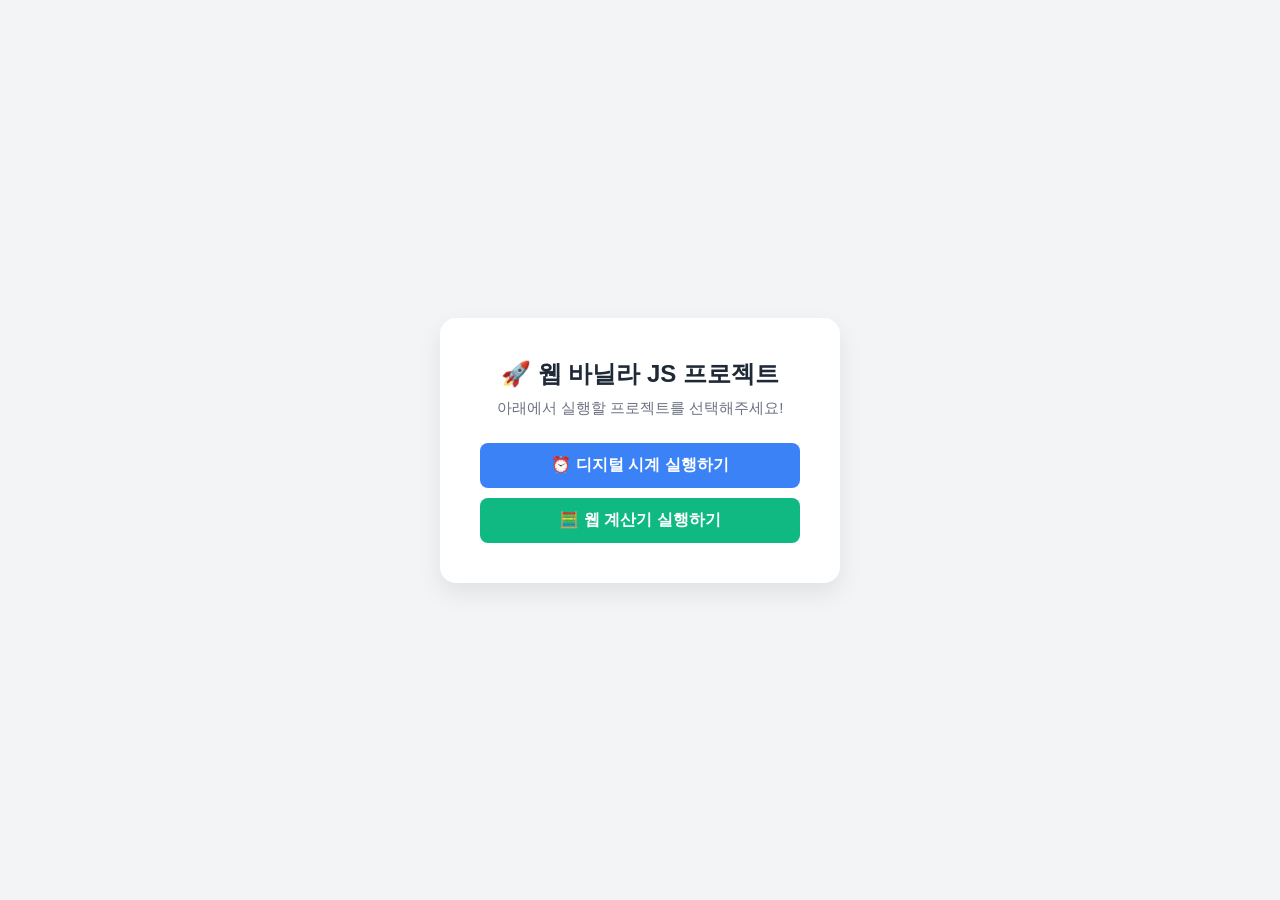
<file: index.html>
<!DOCTYPE html>
<html lang="ko">
<head>
  <meta charset="UTF-8">
  <meta name="viewport" content="width=device-width, initial-scale=1.0">
  <title>웹 바닐라 JS 프로젝트</title>
  <style>
    * { box-sizing: border-box; margin: 0; padding: 0; }
    body {
      font-family: -apple-system, BlinkMacSystemFont, "Segoe UI", Roboto, sans-serif;
      background-color: #f3f4f6;
      display: flex;
      justify-content: center;
      align-items: center;
      min-height: 100vh;
    }
    .card {
      background: white;
      padding: 2.5rem;
      border-radius: 16px;
      box-shadow: 0 10px 25px rgba(0,0,0,0.08);
      text-align: center;
      max-width: 400px;
      width: 90%;
    }
    h1 { font-size: 1.5rem; color: #1f2937; margin-bottom: 0.5rem; }
    p { color: #6b7280; margin-bottom: 1.5rem; font-size: 0.95rem; }
    .btn-group { display: flex; flex-direction: column; gap: 10px; }
    .btn {
      display: block;
      padding: 12px 20px;
      color: white;
      text-decoration: none;
      border-radius: 8px;
      font-weight: bold;
      transition: background 0.2s;
    }
    .btn-clock { background-color: #3b82f6; }
    .btn-clock:hover { background-color: #2563eb; }
    .btn-calc { background-color: #10b981; }
    .btn-calc:hover { background-color: #059669; }
  </style>
</head>
<body>
  <div class="card">
    <h1>🚀 웹 바닐라 JS 프로젝트</h1>
    <p>아래에서 실행할 프로젝트를 선택해주세요!</p>
    <div class="btn-group">
      <!-- 풀 주소(Full URL)로 직접 지정하여 경로 오류 원천 차단 -->
      <a href="https://dbvltngkr123-dev.github.io/web-project/clock/" class="btn btn-clock">⏰ 디지털 시계 실행하기</a>
      <a href="https://dbvltngkr123-dev.github.io/web-project/calculator/" class="btn btn-calc">🧮 웹 계산기 실행하기</a>
    </div>
  </div>
</body>
</html>
</file>
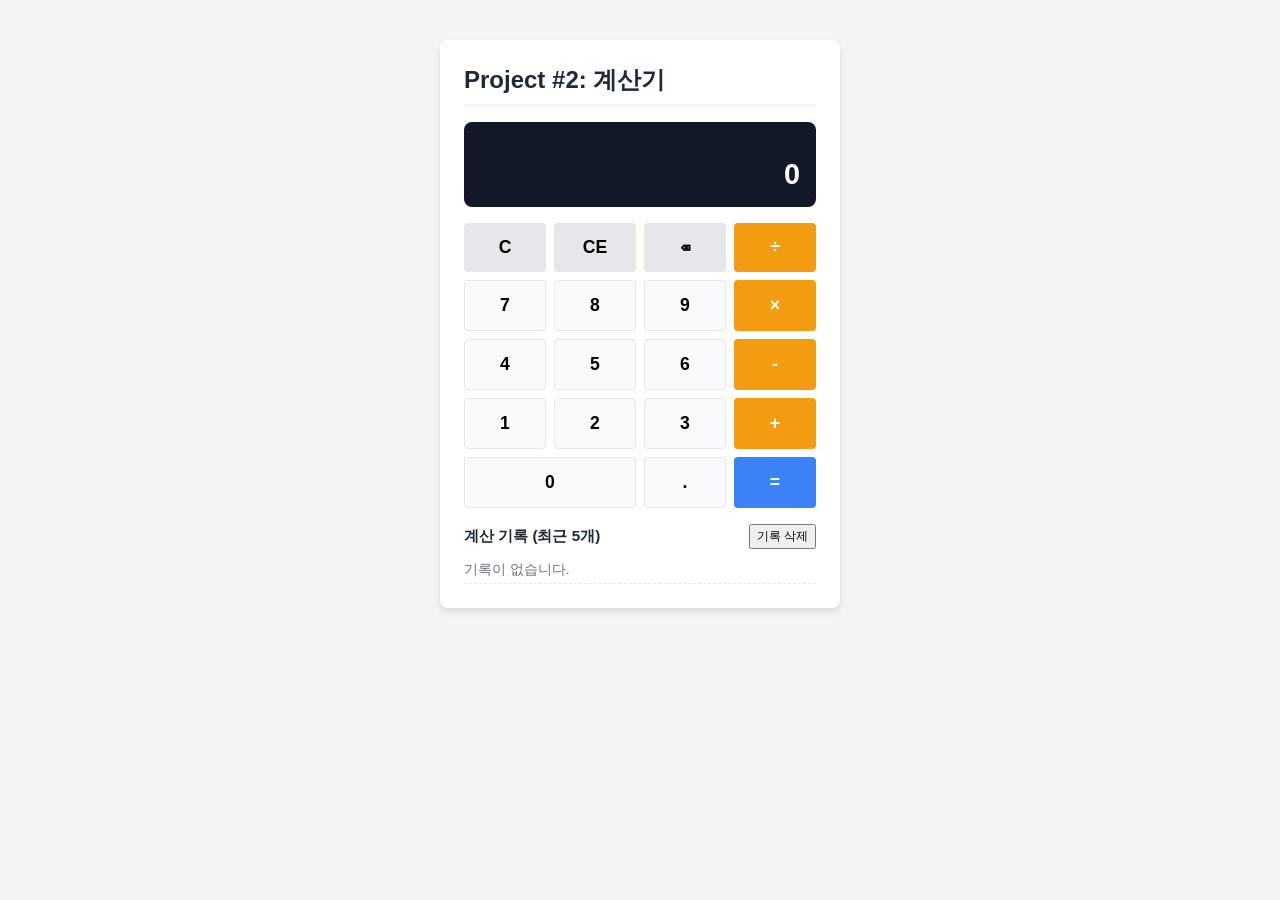
<file: web-project/calculator/index.html>
<!DOCTYPE html>
<html lang="ko">
<head>
  <meta charset="UTF-8">
  <meta name="viewport" content="width=device-width, initial-scale=1.0">
  <title>Project #2 - 계산기</title>
  <link rel="stylesheet" href="style.css">
</head>
<body>
  <main class="container">
    <section class="card">
      <h1 class="card-title">Project #2: 계산기</h1>

      <!-- FR2: 입력 상황 및 연산 결과 표시 -->
      <div class="calc-display">
        <div id="calc-expression" class="calc-expression"></div>
        <div id="calc-result" class="calc-result">0</div>
      </div>

      <!-- FR1: 키패드 (이벤트 위임 활용) -->
      <div class="calc-keypad" id="calc-keypad">
        <button class="btn btn-action" data-action="clear">C</button>
        <button class="btn btn-action" data-action="clear-entry">CE</button>
        <button class="btn btn-action" data-action="delete">⌫</button>
        <button class="btn btn-op" data-op="/">÷</button>

        <button class="btn btn-num" data-num="7">7</button>
        <button class="btn btn-num" data-num="8">8</button>
        <button class="btn btn-num" data-num="9">9</button>
        <button class="btn btn-op" data-op="*">×</button>

        <button class="btn btn-num" data-num="4">4</button>
        <button class="btn btn-num" data-num="5">5</button>
        <button class="btn btn-num" data-num="6">6</button>
        <button class="btn btn-op" data-op="-">-</button>

        <button class="btn btn-num" data-num="1">1</button>
        <button class="btn btn-num" data-num="2">2</button>
        <button class="btn btn-num" data-num="3">3</button>
        <button class="btn btn-op" data-op="+">+</button>

        <button class="btn btn-num grid-span-2" data-num="0">0</button>
        <button class="btn btn-num" data-num=".">.</button>
        <button class="btn btn-equals" data-action="calculate">=</button>
      </div>

      <!-- FR5(나만의 기능): 계산 기록 -->
      <div class="history-container">
        <div class="history-header">
          <h2 class="sub-title">계산 기록 (최근 5개)</h2>
          <button id="clear-history-btn" class="btn-sm">기록 삭제</button>
        </div>
        <ul id="history-list" class="history-list"></ul>
      </div>
    </section>
  </main>
  <script src="calc.js"></script>
</body>
</html>
</file>
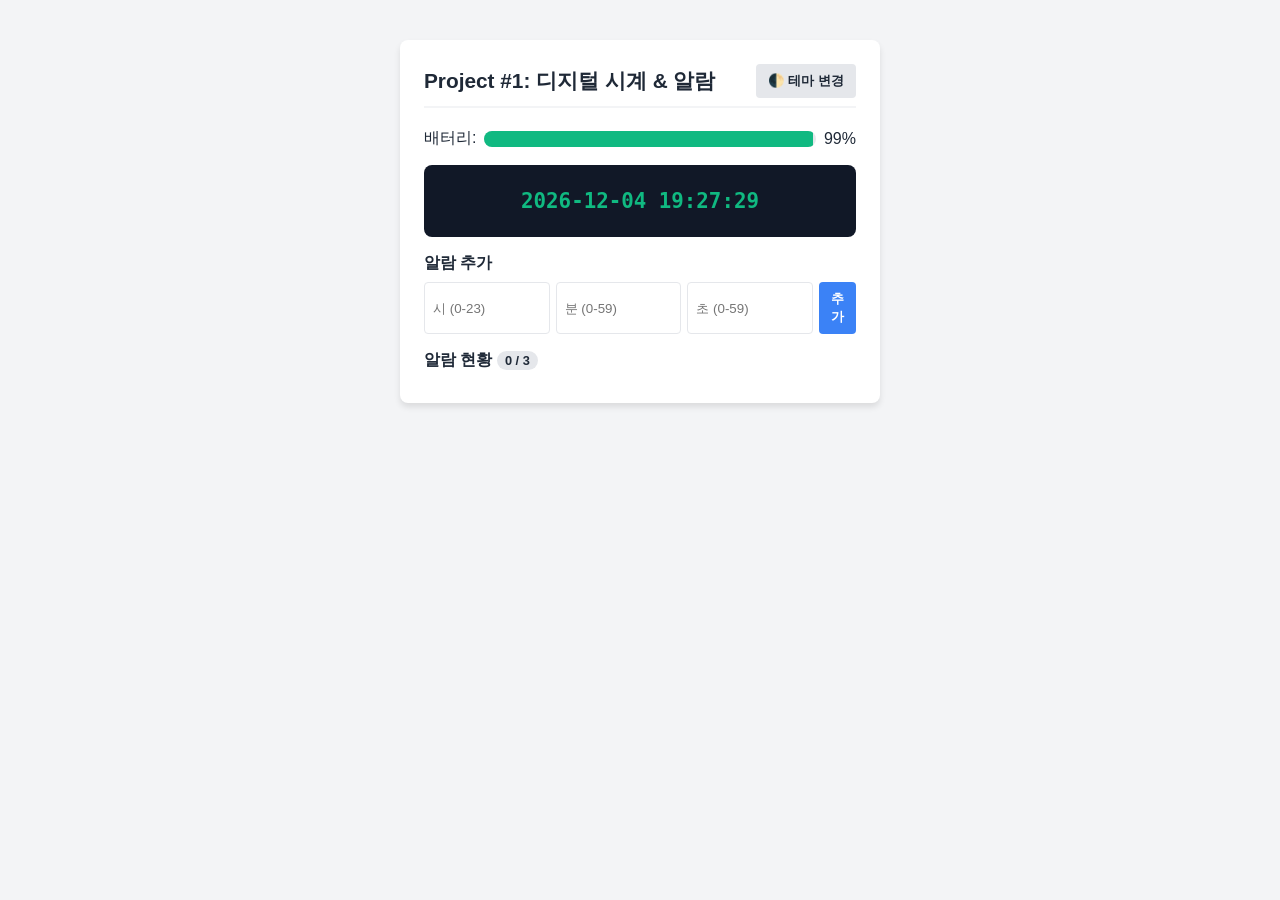
<file: web-project/clock/index.html>
<!DOCTYPE html>
<html lang="ko">
<head>
  <meta charset="UTF-8">
  <meta name="viewport" content="width=device-width, initial-scale=1.0">
  <title>Project #1 - 디지털 시계 & 알람</title>
  <link rel="stylesheet" href="style.css">
</head>
<body>
  <main class="container">
    <section class="card">
      <div class="card-header">
        <!-- 피드백 반영: 시맨틱 계층구조에 맞춘 h1 사용 -->
        <h1 class="card-title">Project #1: 디지털 시계 & 알람</h1>
        <!-- FR5(나만의 기능): 테마 변경 버튼 -->
        <button id="theme-toggle-btn" class="btn btn-secondary">🌓 테마 변경</button>
      </div>

      <!-- FR1: 배터리 상태 표시 -->
      <div class="battery-wrapper">
        <span class="battery-label">배터리:</span>
        <div class="battery-bar-container">
          <div class="battery-bar" id="battery-bar"></div>
        </div>
        <span id="battery-text" class="battery-text">100%</span>
        
        <!-- 충전 편의 버튼 -->
        <button id="charge-btn" class="btn btn-success hidden">⚡ 충전하기</button>
      </div>

      <!-- FR1 & FR2: 시계 화면 및 Blackout 영역 -->
      <div class="clock-screen">
        <div id="clock-display" class="clock-display">0000-00-00 00:00:00</div>
        <div id="blackout-overlay" class="blackout-overlay hidden">
          <p class="blackout-msg">⚠️ 배터리가 방전되었습니다.</p>
        </div>
      </div>

      <!-- FR3: 알람 설정 폼 -->
      <div class="alarm-form">
        <h2 class="sub-title">알람 추가</h2>
        <div class="input-group">
          <input type="number" id="alarm-hour" min="0" max="23" placeholder="시 (0-23)">
          <input type="number" id="alarm-min" min="0" max="59" placeholder="분 (0-59)">
          <input type="number" id="alarm-sec" min="0" max="59" placeholder="초 (0-59)">
          <button id="add-alarm-btn" class="btn btn-primary">추가</button>
        </div>
      </div>

      <!-- FR4: 알람 현황 (최대 3개) -->
      <div class="alarm-list-container">
        <h2 class="sub-title">알람 현황 <span id="alarm-count" class="badge">0 / 3</span></h2>
        <ul id="alarm-list" class="alarm-list"></ul>
      </div>
    </section>
  </main>
  <script src="clock.js"></script>
</body>
</html>
</file>
<file: web-project/calculator/style.css>
:root {
  --color-bg: #f3f4f6;
  --color-card-bg: #ffffff;
  --color-text: #1f2937;
  --color-calc-bg: #111827;
  --color-primary: #3b82f6;
  --color-border: #e5e7eb;
  --radius-md: 8px;
}

* { box-sizing: border-box; margin: 0; padding: 0; }
body {
  font-family: -apple-system, BlinkMacSystemFont, "Segoe UI", Roboto, sans-serif;
  background-color: var(--color-bg);
  color: var(--color-text);
  padding: 40px 20px;
}

.container { max-width: 400px; margin: 0 auto; }
.card { background: var(--color-card-bg); border-radius: var(--radius-md); padding: 24px; box-shadow: 0 4px 6px rgba(0,0,0,0.1); }
.card-title { font-size: 1.5rem; margin-bottom: 16px; border-bottom: 2px solid var(--color-bg); padding-bottom: 8px; }

.calc-display { background: var(--color-calc-bg); color: #fff; border-radius: var(--radius-md); padding: 16px; text-align: right; margin-bottom: 16px; }
.calc-expression { font-size: 0.85rem; color: #9ca3af; min-height: 20px; }
.calc-result { font-size: 1.8rem; font-weight: bold; word-break: break-all; }

.calc-keypad { display: grid; grid-template-columns: repeat(4, 1fr); gap: 8px; margin-bottom: 16px; }
.grid-span-2 { grid-column: span 2; }

.btn { padding: 14px 0; border: none; border-radius: 4px; font-weight: 600; font-size: 1.1rem; cursor: pointer; }
.btn-action { background: #e5e7eb; }
.btn-op { background: #f39c12; color: white; }
.btn-equals { background: var(--color-primary); color: white; }
.btn-num { background: #f9fafb; border: 1px solid var(--color-border); }
.btn-sm { font-size: 0.75rem; padding: 2px 6px; cursor: pointer; }

.history-header { display: flex; justify-content: space-between; align-items: center; margin-bottom: 8px; }
.sub-title { font-size: 0.95rem; }
.history-list { list-style: none; max-height: 100px; overflow-y: auto; font-size: 0.85rem; color: #6b7280; }
.history-item { padding: 4px 0; border-bottom: 1px dashed var(--color-border); }
</file>
<file: web-project/clock/style.css>
/* 피드백 반영: CSS Custom Properties 변수화 */
:root {
  /* 라이트 모드 (기본값) */
  --color-bg: #f3f4f6;
  --color-card-bg: #ffffff;
  --color-text-main: #1f2937;
  --color-border: #e5e7eb;
  --color-primary: #3b82f6;
  --color-success: #10b981;
  --color-danger: #ef4444;
  --color-clock-bg: #111827;
  --color-clock-display: #10b981;
  --radius-md: 8px;
  --radius-sm: 4px;
}

/* FR5: 다크 모드 CSS 변수 재정의 */
[data-theme="dark"] {
  --color-bg: #111827;
  --color-card-bg: #1f2937;
  --color-text-main: #f9fafb;
  --color-border: #374151;
  --color-clock-bg: #030712;
  --color-clock-display: #34d399;
}

* { box-sizing: border-box; margin: 0; padding: 0; }
body {
  font-family: -apple-system, BlinkMacSystemFont, "Segoe UI", Roboto, sans-serif;
  background-color: var(--color-bg);
  color: var(--color-text-main);
  padding: 40px 20px;
  transition: background-color 0.3s, color 0.3s;
}

.hidden { display: none !important; }
.badge { font-size: 0.8rem; background: var(--color-border); padding: 2px 8px; border-radius: 12px; }

.container { max-width: 480px; margin: 0 auto; }
.card {
  background: var(--color-card-bg);
  border-radius: var(--radius-md);
  padding: 24px;
  box-shadow: 0 4px 6px rgba(0,0,0,0.1);
  transition: background-color 0.3s;
}

.card-header {
  display: flex;
  justify-content: space-between;
  align-items: center;
  margin-bottom: 20px;
  border-bottom: 2px solid var(--color-bg);
  padding-bottom: 8px;
}

.card-title { font-size: 1.3rem; }
.sub-title { font-size: 1rem; margin: 16px 0 8px; }

.battery-wrapper { display: flex; align-items: center; gap: 8px; margin-bottom: 16px; }
.battery-bar-container { flex: 1; height: 16px; background: var(--color-border); border-radius: 8px; overflow: hidden; }
.battery-bar { height: 100%; width: 100%; background: var(--color-success); transition: width 0.3s; }

.clock-screen {
  position: relative;
  background: var(--color-clock-bg);
  color: var(--color-clock-display);
  border-radius: var(--radius-md);
  padding: 24px 16px;
  text-align: center;
  font-family: monospace;
  font-size: 1.3rem;
  font-weight: bold;
  transition: background-color 0.3s, color 0.3s;
}

.blackout-overlay {
  position: absolute;
  top: 0; left: 0; width: 100%; height: 100%;
  background: #000;
  border-radius: var(--radius-md);
  display: flex; align-items: center; justify-content: center;
}
.blackout-msg { color: var(--color-danger); font-size: 0.95rem; }

.input-group { display: flex; gap: 6px; }
.input-group input {
  width: 100%;
  padding: 8px;
  border: 1px solid var(--color-border);
  border-radius: var(--radius-sm);
  background-color: var(--color-card-bg);
  color: var(--color-text-main);
}

.alarm-list { list-style: none; display: flex; flex-direction: column; gap: 6px; }
.alarm-item { display: flex; justify-content: space-between; align-items: center; padding: 8px; background: var(--color-bg); border-radius: var(--radius-sm); }

.btn { border: none; padding: 8px 12px; border-radius: var(--radius-sm); cursor: pointer; font-weight: 600; }
.btn-primary { background: var(--color-primary); color: white; }
.btn-secondary { background: var(--color-border); color: var(--color-text-main); }
.btn-success { background: var(--color-success); color: white; }
.btn-danger-sm { background: var(--color-danger); color: white; border: none; padding: 2px 6px; border-radius: 4px; cursor: pointer; }
</file>
